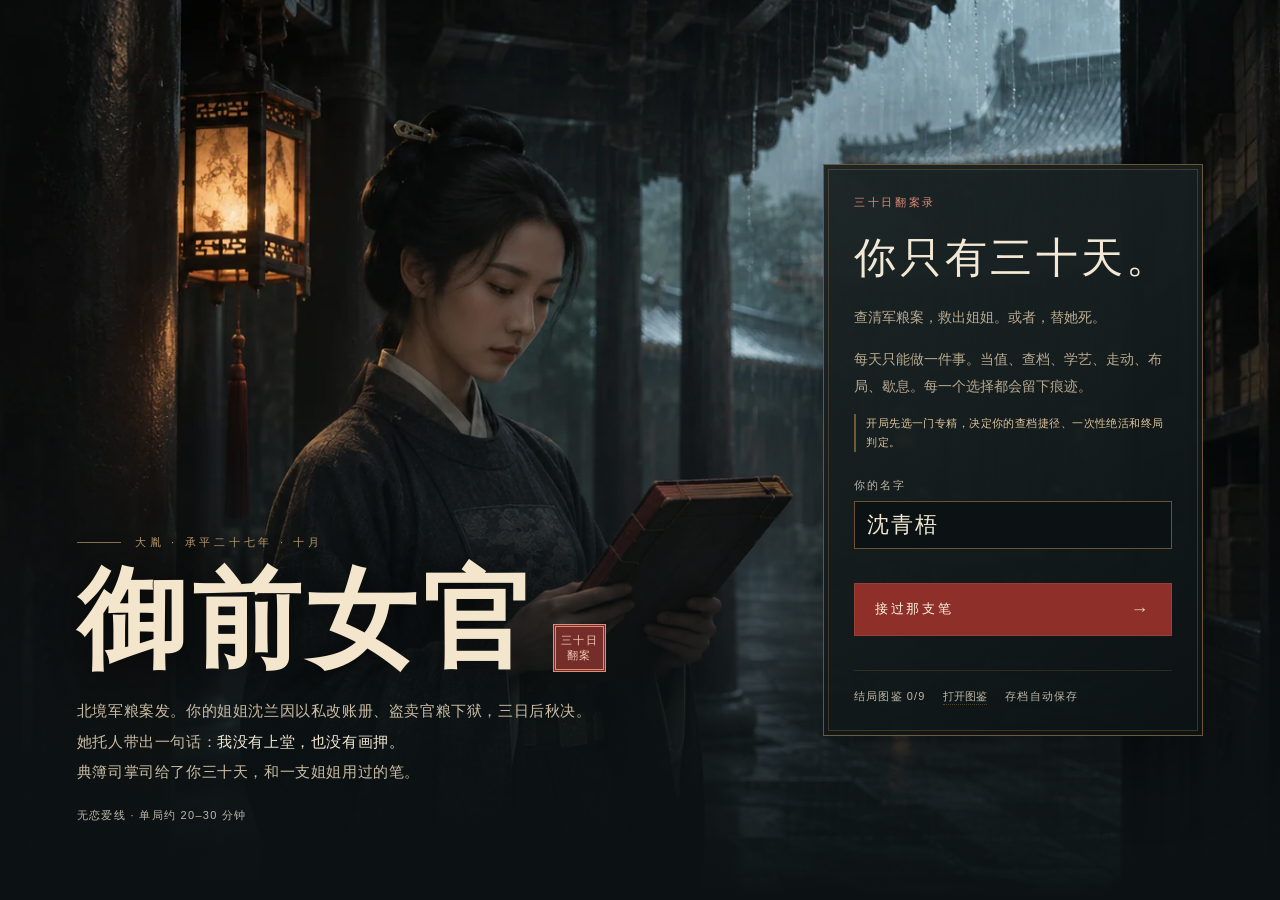
<file: index.html>
<!DOCTYPE html>
<html lang="zh-CN">
<head>
  <meta charset="UTF-8">
  <meta name="viewport" content="width=device-width, initial-scale=1.0, viewport-fit=cover">
  <meta name="theme-color" content="#101719">
  <title>御前女官 · 三十日翻案录</title>
  <meta name="description" content="一个关于档案、权力与姐妹的古代文字游戏。三十日内，为姐姐翻案。">
  <link rel="icon" href="data:image/svg+xml,%3Csvg xmlns='http://www.w3.org/2000/svg' viewBox='0 0 64 64'%3E%3Crect width='64' height='64' fill='%2315110d'/%3E%3Crect x='8' y='8' width='48' height='48' fill='none' stroke='%23b64a3d' stroke-width='2'/%3E%3Ctext x='32' y='44' font-size='32' text-anchor='middle' fill='%23b64a3d'%3E%E5%A5%B3%3C/text%3E%3C/svg%3E">
  <link rel="stylesheet" href="style.css">
</head>
<body>
  <div id="app"></div>
  <div id="modal-root" class="modal-root" aria-live="polite"></div>
  <div id="toast" class="toast" role="status"></div>
  <script src="game.js"></script>
</body>
</html>
</file>
<file: style.css>
/* =========================================================
   御前女官 · 三十日翻案录
   视觉：雨夜、案纸、朱砂、旧铜
   ========================================================= */

:root {
  --ink: #101719;
  --archive-scene: url("assets/archive.webp");
  --ink-2: #172123;
  --ink-3: #213033;
  --paper: #f2e8d5;
  --paper-2: #e8dbc2;
  --paper-3: #dccbae;
  --gold: #b89a6c;
  --gold-soft: #dec49d;
  --gold-dim: #7c5f36;
  --red: #8e2f2a;
  --red-bright: #df8c77;
  --jade: #6f8172;
  --text: #2c2218;
  --muted: #beb8aa;
  --muted-dark: #6e5b46;
  --line: rgba(183, 138, 75, 0.28);
  --line-strong: rgba(183, 138, 75, 0.55);
  --shadow: 0 24px 70px rgba(0, 0, 0, 0.42);
  --serif: "Songti SC", "STSong", "Noto Serif SC", "Source Han Serif SC", "SimSun", serif;
  --sans: "PingFang SC", "Hiragino Sans GB", "Microsoft YaHei", sans-serif;
}

* {
  box-sizing: border-box;
}

html {
  background: var(--ink);
  scroll-behavior: smooth;
}

body {
  margin: 0;
  min-height: 100vh;
  color: var(--paper);
  font-family: var(--serif);
  background: #101719;
  -webkit-font-smoothing: antialiased;
}

body::before {
  content: "";
  position: fixed;
  inset: 0;
  pointer-events: none;
  z-index: 0;
  opacity: 0.22;
  background-image:
    repeating-linear-gradient(0deg, rgba(255, 255, 255, 0.018) 0 1px, transparent 1px 4px),
    repeating-linear-gradient(90deg, rgba(0, 0, 0, 0.03) 0 1px, transparent 1px 7px);
  mix-blend-mode: soft-light;
}

button,
input {
  font: inherit;
}

button {
  color: inherit;
}

::selection {
  background: rgba(142, 47, 42, 0.7);
  color: #fff7e8;
}

/* ---------- 通用纸张 ---------- */

.paper {
  position: relative;
  color: var(--text);
  background:
    linear-gradient(135deg, rgba(255, 255, 255, 0.42), transparent 34%),
    repeating-linear-gradient(0deg, rgba(92, 70, 40, 0.035) 0 1px, transparent 1px 4px),
    linear-gradient(180deg, #eee4d1 0%, #e0d1b5 100%);
  border: 1px solid rgba(112, 82, 43, 0.4);
  box-shadow: var(--shadow);
}

.paper::after {
  content: "";
  position: absolute;
  inset: 5px;
  border: 1px solid rgba(112, 82, 43, 0.16);
  pointer-events: none;
}

.paper-inner {
  position: relative;
  z-index: 1;
}

/* ---------- 封面 ---------- */

.start {
  position: relative;
  z-index: 1;
  min-height: 100svh;
  display: grid;
  grid-template-columns: minmax(0, 1fr) minmax(320px, 380px);
  gap: clamp(36px, 7vw, 112px);
  align-items: center;
  padding: clamp(28px, 6vw, 100px) max(6vw, calc((100vw - 1340px) / 2));
  background:
    linear-gradient(0deg, #0c1214 0%, rgba(12, 18, 20, 0.66) 27%, transparent 62%),
    url("assets/archivist.webp") center 34% / cover no-repeat;
}

.start-left {
  align-self: end;
  max-width: 600px;
  padding-top: clamp(180px, 39vh, 420px);
}

.kicker {
  display: flex;
  align-items: center;
  gap: 14px;
  color: var(--gold);
  font-family: var(--sans);
  font-size: 11px;
  letter-spacing: 0.34em;
}

.kicker::before {
  content: "";
  width: 44px;
  height: 1px;
  background: var(--gold);
  opacity: 0.7;
}

.title-wrap {
  display: flex;
  align-items: end;
  gap: 16px;
  margin: 14px 0 18px;
}

.start-title {
  margin: 0;
  color: #f4e6cd;
  font-size: clamp(64px, 8.5vw, 132px);
  font-weight: 800;
  line-height: 1.05;
  letter-spacing: 0.055em;
  text-shadow: 0 4px 34px #080909;
}

.title-seal {
  flex: none;
  margin-bottom: 6px;
  padding: 6px 5px;
  border: 3px double #dd8e79;
  color: #f6c8b7;
  font-size: 11px;
  line-height: 1.35;
  letter-spacing: 0.13em;
  text-align: center;
  background: #742d28;
}

.title-seal span {
  display: block;
}

.start-sub {
  margin: 0;
  max-width: 620px;
  color: #cbbda5;
  font-size: 15px;
  line-height: 2.05;
  letter-spacing: 0.04em;
}

.start-sub strong {
  color: var(--paper);
  font-weight: 500;
}

.start-foot {
  margin: 20px 0 0;
  color: var(--muted);
  font-family: var(--sans);
  font-size: 11px;
  letter-spacing: 0.12em;
}

.start-card {
  position: relative;
  padding: 30px;
  background: linear-gradient(145deg, rgba(27, 36, 37, 0.97), rgba(12, 18, 19, 0.96));
  border: 1px solid var(--line-strong);
  box-shadow: var(--shadow);
}

.start-card::after,
.side-panel::after {
  content: "";
  position: absolute;
  inset: 4px;
  border: 1px solid var(--line);
  pointer-events: none;
}

.start-card .btn-primary {
  width: 100%;
}

.start-card .card-kicker {
  color: var(--red-bright);
  font-family: var(--sans);
  font-size: 11px;
  letter-spacing: 0.24em;
  margin-bottom: 20px;
}

.start-card h2 {
  margin: 0 0 18px;
  font-size: clamp(28px, 3.4vw, 42px);
  font-weight: 500;
  letter-spacing: 0.08em;
}

.start-card p {
  margin: 0 0 14px;
  color: #b8a990;
  font-size: 14px;
  line-height: 1.95;
}

.name-field {
  display: block;
  margin: 26px 0 12px;
}

.name-field span {
  display: block;
  margin-bottom: 8px;
  color: var(--muted);
  font-family: var(--sans);
  font-size: 11px;
  letter-spacing: 0.18em;
}

.name-field input {
  width: 100%;
  padding: 10px 12px;
  color: var(--paper);
  background: #0c1214;
  border: 1px solid var(--line-strong);
  border-radius: 0;
  font-family: var(--serif);
  font-size: 22px;
  letter-spacing: 0.08em;
  outline: none;
}

.name-field input:focus {
  border-color: var(--red-bright);
}

.name-field input::placeholder {
  color: rgba(242, 232, 213, 0.25);
}

.btn-primary {
  display: inline-flex;
  align-items: center;
  justify-content: space-between;
  gap: 30px;
  min-width: 220px;
  margin-top: 22px;
  padding: 15px 20px;
  color: #fff5e2;
  background: var(--red);
  border: 1px solid rgba(255, 255, 255, 0.08);
  cursor: pointer;
  font-family: var(--sans);
  font-size: 13px;
  letter-spacing: 0.2em;
  transition: background 180ms ease, transform 180ms ease, box-shadow 180ms ease;
}

.btn-primary:hover {
  background: #a83a32;
  transform: translateY(-1px);
  box-shadow: 0 12px 30px rgba(142, 47, 42, 0.3);
}

.btn-primary:active {
  transform: translateY(0);
}

.btn-primary .arrow {
  font-family: var(--serif);
  font-size: 18px;
  opacity: 0.8;
}

.btn-ghost {
  display: inline-flex;
  align-items: center;
  gap: 10px;
  margin-top: 14px;
  padding: 10px 0;
  color: var(--gold-soft);
  background: transparent;
  border: 0;
  border-bottom: 1px solid transparent;
  cursor: pointer;
  font-family: var(--sans);
  font-size: 12px;
  letter-spacing: 0.12em;
  transition: color 160ms ease, border-color 160ms ease;
}

.btn-ghost:hover {
  color: var(--paper);
  border-bottom-color: var(--line-strong);
}

.start-meta {
  display: flex;
  flex-wrap: wrap;
  gap: 18px;
  margin-top: 34px;
  padding-top: 18px;
  border-top: 1px solid rgba(183, 138, 75, 0.18);
  color: var(--muted);
  font-family: var(--sans);
  font-size: 11px;
  letter-spacing: 0.1em;
}

.start-meta button {
  padding: 0;
  color: inherit;
  background: none;
  border: 0;
  border-bottom: 1px dotted rgba(183, 138, 75, 0.4);
  cursor: pointer;
}

.start-meta button:hover {
  color: var(--gold);
}

/* ---------- 游戏框架 ---------- */

body:has(.game-shell) {
  background:
    linear-gradient(180deg, rgba(12, 19, 21, 0.64), #101719 340px),
    var(--archive-scene) center top / 100% auto no-repeat,
    var(--ink);
}

.game-shell {
  position: relative;
  z-index: 1;
  max-width: 1240px;
  margin: 0 auto;
  padding: 22px 24px 80px;
}

.topbar {
  display: flex;
  align-items: flex-end;
  justify-content: space-between;
  gap: 20px;
  padding-bottom: 14px;
  border-bottom: 1px solid var(--line);
}

.brand {
  display: flex;
  align-items: baseline;
  gap: 14px;
}

.brand h1 {
  margin: 0;
  font-size: 22px;
  font-weight: 500;
  letter-spacing: 0.22em;
}

.brand span {
  color: var(--muted);
  font-family: var(--sans);
  font-size: 10px;
  letter-spacing: 0.18em;
}

.topmeta {
  display: flex;
  align-items: center;
  gap: 18px;
  color: var(--muted);
  font-family: var(--sans);
  font-size: 11px;
  letter-spacing: 0.08em;
  white-space: nowrap;
}

.topmeta b {
  color: var(--gold-soft);
  font-weight: 500;
}

.icon-btn {
  display: inline-grid;
  place-items: center;
  min-height: 36px;
  padding: 0 12px;
  color: var(--muted);
  background: transparent;
  border: 1px solid rgba(183, 138, 75, 0.25);
  cursor: pointer;
  transition: color 160ms ease, border-color 160ms ease;
}

.icon-btn:hover {
  color: var(--paper);
  border-color: var(--gold);
}

.case-summary {
  display: grid;
  grid-template-columns: minmax(0, 1.75fr) repeat(3, minmax(0, 1fr));
  margin: 18px 0;
  border: 1px solid var(--line);
  background: #141e20;
}

.deadline,
.case-metric {
  display: flex;
  align-items: baseline;
  flex-wrap: wrap;
  gap: 4px 9px;
  padding: 12px 16px;
  font-size: 13px;
  color: var(--muted);
}

.case-metric { border-left: 1px solid var(--line); }

.deadline b,
.case-metric b {
  color: var(--paper);
  font-size: 22px;
  font-weight: 600;
  font-variant-numeric: tabular-nums;
}

.deadline b,
.case-metric .danger { color: var(--red-bright); }
.case-metric small { font-size: 12px; color: var(--muted); }

.deadline-line {
  align-self: center;
  flex: 1 1 32px;
  height: 4px;
  background: #3e3d34;
}

.deadline-line i {
  display: block;
  height: 100%;
  background: var(--red-bright);
}

.game-grid {
  display: grid;
  grid-template-columns: minmax(0, 1fr) 344px;
  gap: 22px;
  align-items: start;
}

/* ---------- 叙事面板 ---------- */

.story-panel {
  padding: 28px 30px 24px;
  min-height: 250px;
}

.story-panel .panel-head {
  display: flex;
  align-items: baseline;
  justify-content: space-between;
  gap: 16px;
  padding-bottom: 13px;
  border-bottom: 1px solid rgba(112, 82, 43, 0.22);
}

.story-panel h2 {
  margin: 0;
  font-size: 13px;
  font-weight: 600;
  letter-spacing: 0.24em;
  color: var(--red);
}

.story-panel .date {
  color: var(--muted-dark);
  font-family: var(--sans);
  font-size: 10px;
  letter-spacing: 0.1em;
}

.day-flavor {
  margin: 20px 0 4px;
  color: #57452f;
  font-size: 16px;
  line-height: 2;
  letter-spacing: 0.03em;
}

.day-flavor::first-letter {
  font-size: 1.35em;
}

.log-scroll {
  max-height: none;
  overflow: visible;
  padding-right: 0;
  margin-top: 14px;
  scrollbar-width: thin;
  scrollbar-color: rgba(112, 82, 43, 0.3) transparent;
}

.log-scroll::-webkit-scrollbar {
  width: 5px;
}

.log-scroll::-webkit-scrollbar-thumb {
  background: rgba(112, 82, 43, 0.3);
}

.log-entry {
  padding: 12px 0 12px 16px;
  border-top: 1px dashed rgba(112, 82, 43, 0.2);
  border-left: 2px solid transparent;
  color: #463725;
  font-size: 14px;
  line-height: 1.9;
}

.log-entry:first-child {
  border-top: 0;
}

.log-entry .log-day {
  display: block;
  margin-bottom: 4px;
  color: var(--muted-dark);
  font-family: var(--sans);
  font-size: 11px;
  letter-spacing: 0.14em;
}

.log-entry.clue {
  border-left-color: var(--gold);
  background: rgba(183, 138, 75, 0.1);
  color: #322619;
}

.log-entry.danger {
  border-left-color: var(--red);
  background: rgba(142, 47, 42, 0.07);
  color: #5a2c26;
}

.log-entry.rank {
  border-left-color: var(--jade);
  background: rgba(111, 129, 114, 0.1);
}

.log-entry em {
  color: var(--red);
  font-style: normal;
  font-weight: 600;
}

.log-entry strong {
  color: var(--text);
  font-weight: 600;
}

/* ---------- 行动区 ---------- */

.actions-head {
  display: flex;
  align-items: baseline;
  justify-content: space-between;
  gap: 10px;
  margin: 24px 0 10px;
}

.actions-head h2 {
  margin: 0;
  font-size: 18px;
  letter-spacing: 0.14em;
}

.actions-head span { color: var(--muted); font-size: 12px; }

.actions {
  display: grid;
  grid-template-columns: repeat(3, minmax(0, 1fr));
  gap: 10px;
}

.action-card {
  position: relative;
  overflow: hidden;
  min-height: 112px;
  padding: 15px 15px 13px;
  text-align: left;
  color: var(--paper);
  background:
    linear-gradient(145deg, rgba(255, 255, 255, 0.035), transparent 45%),
    #172123;
  border: 1px solid rgba(183, 138, 75, 0.25);
  cursor: pointer;
  transition: border-color 180ms ease, transform 180ms ease, background 180ms ease;
}

.action-card:hover:not(:disabled) {
  border-color: rgba(183, 138, 75, 0.7);
  transform: translateY(-2px);
  background: #253233;
}

.action-card:active:not(:disabled) {
  transform: translateY(0);
}

.action-card:disabled {
  opacity: 0.42;
  cursor: not-allowed;
}

.action-card strong {
  display: block;
  margin-bottom: 6px;
  font-size: 17px;
  font-weight: 500;
  letter-spacing: 0.12em;
  color: #f0e2c9;
}

.action-card small {
  display: block;
  color: var(--muted);
  font-family: var(--sans);
  font-size: 12px;
  line-height: 1.55;
}

.action-card em {
  display: grid;
  gap: 3px;
  margin-top: 8px;
  padding-top: 6px;
  border-top: 1px solid var(--line);
  color: #b9cbbc;
  font-family: var(--sans);
  font-size: 12px;
  font-style: normal;
  line-height: 1.45;
}

.action-card .cost { color: #e3b199; }
.action-card.locked strong { color: var(--muted); }

/* ---------- 侧栏 ---------- */

.side-panel {
  padding: 18px 20px;
  margin-bottom: 14px;
  --red: #df8c77;
  --muted-dark: #beb8aa;
  color: var(--paper);
  border-color: var(--line);
  background: linear-gradient(145deg, #1b2628, #131d1f);
}

.side-head {
  display: flex;
  align-items: baseline;
  justify-content: space-between;
  gap: 12px;
  padding-bottom: 10px;
  border-bottom: 1px solid rgba(112, 82, 43, 0.2);
}

.side-head h3 {
  margin: 0;
  color: var(--red);
  font-size: 11px;
  font-weight: 600;
  letter-spacing: 0.22em;
}

.side-head span {
  color: var(--muted-dark);
  font-family: var(--sans);
  font-size: 9px;
  letter-spacing: 0.08em;
}

.rank-line {
  display: flex;
  align-items: center;
  justify-content: space-between;
  gap: 12px;
  padding: 15px 0 12px;
}

.rank-line strong {
  font-size: 23px;
  font-weight: 500;
  letter-spacing: 0.12em;
}

.rank-line .silver {
  color: var(--muted-dark);
  font-family: var(--sans);
  font-size: 11px;
}

.rank-line .silver b {
  color: var(--red);
  font-weight: 600;
}

.rank-track {
  display: flex;
  gap: 4px;
  margin-bottom: 6px;
}

.rank-track span {
  flex: 1;
  height: 3px;
  background: rgba(112, 82, 43, 0.18);
}

.rank-track span.on {
  background: var(--gold);
}

.rank-caption {
  color: var(--muted-dark);
  font-family: var(--sans);
  font-size: 10px;
  letter-spacing: 0.06em;
}

.rank-req {
  margin-top: 5px;
  color: var(--muted);
  font-family: var(--sans);
  font-size: 10.5px;
  letter-spacing: 0.02em;
  line-height: 1.6;
  opacity: 0.95;
}

.stats-list {
  margin-top: 14px;
}

.stat-row {
  display: grid;
  grid-template-columns: minmax(0, 1fr) auto;
  align-items: baseline;
  gap: 4px 12px;
  margin: 9px 0;
}

.stat-row .label {
  color: #d8cdb8;
  font-size: 12px;
  letter-spacing: 0.08em;
}

.stat-row .value {
  color: var(--paper);
  font: 600 14px/1.2 var(--sans);
  font-variant-numeric: tabular-nums;
}

.stat-row small {
  margin-left: 5px;
  color: var(--muted);
  font: 10px var(--sans);
}

.stat-row.warn .label small { color: var(--red); }

.bar {
  position: relative;
  grid-column: 1 / -1;
  height: 5px;
  background: #3a4545;
}

.bar-threshold {
  position: absolute;
  top: -2px;
  bottom: -2px;
  width: 1px;
  background: #e8d8b9;
}

.bar i {
  display: block;
  height: 100%;
  background: linear-gradient(90deg, #8e6a39, var(--gold));
  transition: width 320ms ease;
}

.bar.blue i {
  background: linear-gradient(90deg, #4f6d75, #7d9aa0);
}

.bar.red i {
  background: linear-gradient(90deg, #7e2a24, var(--red-bright));
}

.bar.green i {
  background: linear-gradient(90deg, #506b56, #86a08a);
}

.stat-row.warn .value {
  color: var(--red);
}

/* 卷宗 */

.dossier-count {
  color: var(--red);
  font-family: var(--sans);
  font-size: 10px;
  letter-spacing: 0.1em;
}

.clue-list {
  margin-top: 10px;
}

.clue-item {
  display: grid;
  grid-template-columns: 20px minmax(0, 1fr);
  gap: 8px;
  padding: 9px 0;
  border-top: 1px solid var(--line);
}

.clue-item:first-child {
  border-top: 0;
}

.clue-item .mark {
  color: #a9977b;
  font-family: var(--sans);
  font-size: 10px;
  line-height: 1.6;
}

.clue-item.known .mark {
  color: var(--red);
}

.clue-item .clue-title {
  display: block;
  color: var(--muted);
  font-size: 12px;
  line-height: 1.55;
}

.clue-item.known .clue-title {
  color: var(--paper);
  font-weight: 600;
}

.clue-item .clue-sub {
  display: block;
  margin-top: 2px;
  color: var(--muted);
  font-family: var(--sans);
  font-size: 9px;
  line-height: 1.5;
}

.clue-item.known {
  width: 100%;
  border: 0;
  border-top: 1px solid var(--line);
  color: inherit;
  background: transparent;
  text-align: left;
  cursor: pointer;
}

.clue-item.known:hover { background: rgba(183, 138, 75, 0.1); }

.evidence-track {
  display: grid;
  grid-template-columns: repeat(6, 1fr);
  gap: 5px;
  margin-top: 13px;
}

.evidence-track i { height: 5px; background: #3a4545; }
.evidence-track .on { background: var(--gold-soft); }
.evidence-track i:nth-child(5) { outline: 1px solid var(--gold); }
.evidence-goal { margin-top: 8px; color: var(--muted); font: 11px var(--sans); }

.clue-item.known:hover .clue-title {
  color: var(--red);
}

/* 关系 */

.relation-row {
  display: grid;
  grid-template-columns: minmax(80px, 1fr) auto 34px;
  align-items: center;
  gap: 8px;
  padding: 8px 0;
  border-top: 1px dashed rgba(112, 82, 43, 0.16);
}

.relation-row:first-child {
  border-top: 0;
}

.relation-row .name {
  color: var(--paper);
  font-size: 12px;
}

.relation-row .role {
  color: var(--muted);
  font-family: var(--sans);
  font-size: 8px;
}

.relation-row .level {
  color: var(--muted-dark);
  font-family: var(--sans);
  font-size: 9px;
  text-align: right;
}

.relation-pips {
  display: flex;
  gap: 3px;
}

.relation-pips i {
  width: 9px;
  height: 9px;
  border: 1px solid rgba(112, 82, 43, 0.3);
  transform: rotate(45deg);
}

.relation-pips i.on {
  background: var(--red);
  border-color: var(--red);
}

.tip-box {
  margin-top: 10px;
  padding: 10px 12px;
  color: #e1ceb0;
  background: rgba(183, 138, 75, 0.1);
  border-left: 2px solid var(--gold);
  font-family: var(--sans);
  font-size: 10px;
  line-height: 1.7;
}

/* ---------- 弹窗 ---------- */

.modal-root {
  position: fixed;
  inset: 0;
  z-index: 100;
  display: none;
  place-items: center;
  padding: 22px;
  background: rgba(8, 13, 15, 0.8);
  backdrop-filter: blur(5px);
}

.modal-root.open {
  display: grid;
  animation: fadeIn 180ms ease both;
}

.modal-card {
  position: relative;
  width: min(640px, 100%);
  max-height: 88dvh;
  overflow-y: auto;
  padding: 34px 36px 30px;
  color: var(--text);
  background:
    linear-gradient(135deg, rgba(255, 255, 255, 0.45), transparent 34%),
    repeating-linear-gradient(0deg, rgba(92, 70, 40, 0.035) 0 1px, transparent 1px 4px),
    linear-gradient(180deg, #eee4d1 0%, #ecdfc6 100%);
  border: 1px solid rgba(112, 82, 43, 0.5);
  box-shadow: 0 34px 100px rgba(0, 0, 0, 0.6);
  animation: riseIn 220ms ease both;
  scrollbar-width: thin;
}

.modal-card::before {
  content: "";
  position: absolute;
  inset: 6px;
  border: 1px solid rgba(112, 82, 43, 0.18);
  pointer-events: none;
}

.modal-card .modal-kicker {
  position: relative;
  z-index: 1;
  color: var(--red);
  font-family: var(--sans);
  font-size: 9px;
  letter-spacing: 0.24em;
}

.modal-card h2 {
  position: relative;
  z-index: 1;
  margin: 12px 0 18px;
  color: #241a11;
  font-size: clamp(24px, 3.6vw, 34px);
  font-weight: 500;
  letter-spacing: 0.1em;
  line-height: 1.35;
}

.modal-card p {
  position: relative;
  z-index: 1;
  margin: 0 0 12px;
  color: #4d3b27;
  font-size: 14px;
  line-height: 1.95;
  letter-spacing: 0.02em;
}

.modal-card p.quote {
  padding-left: 14px;
  border-left: 2px solid var(--red);
  color: #6a3a31;
  font-style: italic;
}

.modal-choices {
  position: relative;
  z-index: 1;
  display: grid;
  gap: 8px;
  margin-top: 24px;
}

.choice-btn {
  display: flex;
  align-items: center;
  justify-content: space-between;
  gap: 18px;
  width: 100%;
  padding: 13px 15px;
  color: #3b2b1b;
  text-align: left;
  background: rgba(255, 255, 255, 0.18);
  border: 1px solid rgba(112, 82, 43, 0.28);
  cursor: pointer;
  font-size: 13px;
  line-height: 1.5;
  transition: background 160ms ease, border-color 160ms ease, transform 160ms ease;
}

.choice-btn:hover {
  background: rgba(183, 138, 75, 0.16);
  border-color: var(--red);
  transform: translateX(3px);
}

.choice-btn .choice-arrow {
  color: var(--red);
  font-family: var(--serif);
  font-size: 16px;
  opacity: 0.7;
}

.choice-btn small {
  display: block;
  margin-top: 3px;
  color: #69543b;
  font-family: var(--sans);
  font-size: 12px;
  line-height: 1.5;
}

.choice-btn.disabled,
.choice-btn:disabled {
  opacity: 0.7;
  cursor: not-allowed;
  transform: none;
}

.modal-note {
  position: relative;
  z-index: 1;
  margin-top: 18px;
  padding-top: 12px;
  border-top: 1px solid rgba(112, 82, 43, 0.2);
  color: #69543b;
  font-family: var(--sans);
  font-size: 12px;
  line-height: 1.7;
}

/* ---------- 结局 ---------- */

.ending-screen {
  position: relative;
  z-index: 1;
  min-height: 100vh;
  display: grid;
  place-items: center;
  padding: 54px 22px;
  background:
    linear-gradient(180deg, rgba(8, 14, 16, 0.67), rgba(8, 14, 16, 0.48) 45%, #101719),
    var(--archive-scene) center top / cover no-repeat;
}

.ending-wrap {
  width: min(780px, 100%);
  text-align: center;
}

.ending-kicker {
  color: var(--gold);
  font-family: var(--sans);
  font-size: 10px;
  letter-spacing: 0.36em;
}

.ending-title {
  margin: 16px 0 6px;
  color: #f2e5ce;
  font-size: clamp(46px, 8vw, 86px);
  font-weight: 400;
  letter-spacing: 0.14em;
  line-height: 1.2;
}

.ending-sub {
  color: var(--red-bright);
  font-size: 15px;
  letter-spacing: 0.18em;
}

.ending-rule {
  width: 1px;
  height: 22px;
  margin: 18px auto;
  background: linear-gradient(180deg, transparent, var(--gold), transparent);
}

.ending-body {
  max-width: 640px;
  margin: 0 auto;
  padding: 28px 32px;
  text-align: left;
}

.ending-body p {
  margin: 0 0 14px;
  color: #4a3926;
  font-size: 14px;
  line-height: 2.1;
}

.ending-body p:last-child {
  margin-bottom: 0;
}

.ending-body .last-line {
  margin-top: 18px;
  padding-top: 14px;
  border-top: 1px dashed rgba(112, 82, 43, 0.28);
  color: var(--red);
  font-style: italic;
}

.ending-stats {
  display: flex;
  flex-wrap: wrap;
  justify-content: center;
  gap: 10px 22px;
  margin: 24px 0 4px;
  color: var(--muted);
  font-family: var(--sans);
  font-size: 10px;
  letter-spacing: 0.08em;
}

.ending-stats b {
  color: var(--gold-soft);
  font-weight: 500;
}

.ending-actions {
  display: flex;
  flex-wrap: wrap;
  justify-content: center;
  gap: 12px;
  margin-top: 28px;
}

.ending-actions .btn-primary {
  margin-top: 0;
}

.ending-actions .btn-ghost {
  margin-top: 0;
  padding: 12px 18px;
  border: 1px solid rgba(183, 138, 75, 0.28);
}

.ending-collection {
  margin-top: 18px;
  color: var(--muted-dark);
  font-family: var(--sans);
  font-size: 10px;
  letter-spacing: 0.08em;
}

/* ---------- 图鉴 ---------- */

.gallery-grid {
  display: grid;
  grid-template-columns: 1fr 1fr;
  gap: 8px;
  margin-top: 16px;
}

.gallery-item {
  padding: 10px 12px;
  border: 1px solid rgba(112, 82, 43, 0.24);
  background: rgba(255, 255, 255, 0.12);
}

.gallery-item .g-title {
  color: #3e2e1d;
  font-size: 13px;
  letter-spacing: 0.06em;
}

.gallery-item .g-sub {
  margin-top: 3px;
  color: #927d61;
  font-family: var(--sans);
  font-size: 8px;
  line-height: 1.5;
}

.gallery-item.locked {
  opacity: 0.42;
}

.gallery-item.locked .g-title {
  color: #6e5b46;
}

/* ---------- 提示 ---------- */

.toast {
  position: fixed;
  left: 50%;
  bottom: 26px;
  z-index: 200;
  max-width: min(90vw, 460px);
  padding: 10px 16px;
  color: #f5e8d1;
  background: rgba(30, 23, 17, 0.96);
  border: 1px solid rgba(183, 138, 75, 0.4);
  box-shadow: 0 10px 30px rgba(0, 0, 0, 0.4);
  font-family: var(--sans);
  font-size: 11px;
  line-height: 1.6;
  letter-spacing: 0.04em;
  opacity: 0;
  transform: translate(-50%, 10px);
  pointer-events: none;
  transition: opacity 180ms ease, transform 180ms ease;
}

.toast.show {
  opacity: 1;
  transform: translate(-50%, 0);
}

/* ---------- 动画 ---------- */

@keyframes fadeIn {
  from { opacity: 0; }
  to { opacity: 1; }
}

@keyframes riseIn {
  from { opacity: 0; transform: translateY(14px) scale(0.99); }
  to { opacity: 1; transform: translateY(0) scale(1); }
}

@keyframes softPulse {
  0%, 100% { opacity: 0.55; }
  50% { opacity: 1; }
}


/* ---------- 信息优先级：身份 / 考功 / 人情 / 复盘 ---------- */

.exam-list {
  margin-top: 9px;
  display: grid;
  gap: 4px;
}

.exam-row {
  display: grid;
  grid-template-columns: minmax(0, 1fr) auto 12px;
  align-items: baseline;
  gap: 8px;
  color: var(--muted-dark);
  font-family: var(--sans);
  font-size: 10px;
  letter-spacing: 0.04em;
}

.exam-row span { white-space: nowrap; }
.exam-row b { color: var(--paper); font-weight: 500; font-size: 11px; }
.exam-row b small { color: var(--muted); font-size: 9px; font-weight: 400; }
.exam-row em { font-style: normal; text-align: right; }
.exam-row.ok em { color: #9fc0a3; }
.exam-row.bad em { color: #df8c77; }
.exam-row.bad b { color: #e3a08d; }

.evidence-goal.ok { color: #a8c7a9; }
.evidence-goal.warn { color: #d9b26a; }

.evidence-checks {
  display: grid;
  gap: 3px;
  margin-top: 6px;
  font-family: var(--sans);
  font-size: 9.5px;
  letter-spacing: 0.02em;
  line-height: 1.55;
}

.evidence-checks .ok { color: #a8c7a9; }
.evidence-checks .bad { color: #c79280; }

.log-more {
  display: flex;
  align-items: center;
  justify-content: space-between;
  gap: 10px;
  width: 100%;
  margin-top: 10px;
  padding: 9px 0 2px;
  border: 0;
  border-top: 1px dashed rgba(112, 82, 43, 0.22);
  color: #6f522f;
  background: transparent;
  font-family: var(--sans);
  font-size: 10px;
  letter-spacing: 0.08em;
  text-align: left;
  cursor: pointer;
}

.log-more:hover { color: #9a2f1f; }
.log-more span { color: #9b7c54; }

.log-modal-list {
  max-height: 58vh;
  overflow-y: auto;
  padding-right: 8px;
  margin-top: 4px;
}

.bond-strip {
  display: flex;
  align-items: stretch;
  margin-top: 14px;
  border: 1px solid var(--line);
  background: rgba(19, 29, 31, 0.82);
}

.bond-strip-title {
  display: flex;
  align-items: center;
  padding: 0 14px;
  color: var(--red);
  font-family: var(--sans);
  font-size: 9px;
  letter-spacing: 0.22em;
  white-space: nowrap;
}

.bond-chip {
  flex: 1;
  display: flex;
  align-items: center;
  justify-content: flex-start;
  gap: 10px;
  min-width: 0;
  padding: 10px 12px;
  border: 0;
  border-left: 1px solid rgba(112, 82, 43, 0.18);
  color: var(--paper);
  background: transparent;
  font-family: var(--sans);
  cursor: pointer;
  text-align: left;
}

.bond-chip:hover { background: rgba(183, 138, 75, 0.09); }
.bond-chip:hover .bond-name { color: var(--red); }
.bond-name { font-size: 11px; white-space: nowrap; }
.bond-chip b { margin-left: auto; color: var(--muted-dark); font-size: 9px; font-weight: 400; white-space: nowrap; }

.bond-pips { display: flex; gap: 2px; flex: 0 1 auto; }
.bond-pips i {
  width: 7px;
  height: 7px;
  border: 1px solid rgba(112, 82, 43, 0.3);
  transform: rotate(45deg);
}
.bond-pips i.on { background: var(--red); border-color: var(--red); }

.ending-review {
  max-width: 640px;
  margin: 18px auto 0;
  padding: 14px 18px 13px;
  border-top: 1px dashed rgba(112, 82, 43, 0.32);
  border-bottom: 0;
  background: transparent;
}

.review-head {
  margin-bottom: 9px;
  color: #9a2f1f;
  font-family: var(--sans);
  font-size: 9.5px;
  letter-spacing: 0.22em;
}

.review-grid {
  display: flex;
  flex-wrap: wrap;
  gap: 6px 16px;
}

.review-item {
  color: #6b563d;
  font-family: var(--sans);
  font-size: 10.5px;
  letter-spacing: 0.04em;
}

.review-item b { margin-left: 5px; color: #3f2c1c; font-weight: 600; }
.review-item.ok b { color: #3f6b4a; }
.review-item.bad b { color: #9a2f1f; }

.review-hint {
  margin: 10px 0 0;
  color: #5d4a35;
  font-size: 12px;
  line-height: 1.8;
}

/* ---------- 响应式 ---------- */

button:focus-visible,
.log-scroll:focus-visible {
  outline: 2px solid #b17a47;
  outline-offset: 3px;
}

@media (max-width: 980px) {
  .start {
    gap: 26px;
    padding-inline: 24px;
  }

  .game-grid { grid-template-columns: 1fr; }
  .side-panel { margin-bottom: 0; }

  .game-grid .side-col {
    display: grid;
    grid-template-columns: 1fr 1fr;
    gap: 12px;
    align-items: start;
  }
}

@media (max-width: 760px) {
  .start {
    grid-template-columns: minmax(0, 1fr);
    align-content: start;
    gap: 24px;
    padding: 24px 20px 38px;
    background:
      linear-gradient(180deg, transparent 110px, rgba(16, 23, 25, 0.22) 230px, #101719 480px),
      url("assets/archivist.webp") 40% top / auto 540px no-repeat,
      #101719;
  }

  .start-left { padding-top: clamp(154px, 46vw, 280px); }
  .title-wrap { margin: 10px 0 14px; }
  .start-title { font-size: clamp(43px, 14vw, 78px); }
  .title-seal { margin-bottom: 2px; }
  .start-sub { font-size: 14px; line-height: 1.65; }
  .start-foot { margin-top: 12px; }
  .start-card { padding: 24px; }
  .start-card h2 { margin-bottom: 12px; }
  .start-card .card-kicker { margin-bottom: 12px; }
  .start-card p { margin-bottom: 10px; line-height: 1.7; }
  .start-card .btn-primary { margin-top: 12px; }
  .name-field { margin-top: 16px; }
}

@media (max-width: 680px) {
  .case-summary { grid-template-columns: repeat(3, minmax(0, 1fr)); }
  .deadline { grid-column: 1 / -1; border-bottom: 1px solid var(--line); }
  .case-metric:nth-child(2) { border-left: 0; }
  .deadline, .case-metric { padding: 8px 10px; }
  .case-metric b { font-size: 19px; }

  .game-shell {
    padding: 16px 14px 64px;
  }

  .topbar {
    align-items: center;
    flex-wrap: wrap;
    gap: 10px;
  }

  .brand h1 { font-size: 19px; letter-spacing: 0.1em; }
  .brand span { display: none; }

  .topmeta {
    flex-wrap: wrap;
    gap: 10px 14px;
  }

  .story-panel {
    min-height: 0;
    padding: 18px 16px;
  }

  .log-scroll { max-height: none; overflow: visible; }

  .actions {
    grid-template-columns: 1fr 1fr;
  }

  .action-card {
    min-height: 104px;
    padding: 13px;
  }

  .action-card strong {
    font-size: 15px;
  }

  .game-grid .side-col {
    grid-template-columns: 1fr;
  }

  .modal-card {
    padding: 20px 18px 18px;
  }

  .modal-card h2 {
    margin: 10px 0 14px;
    font-size: 22px;
  }

  .modal-card p {
    margin-bottom: 10px;
    font-size: 13.5px;
    line-height: 1.8;
  }

  .modal-choices {
    gap: 6px;
    margin-top: 16px;
  }

  .choice-btn {
    padding: 11px 13px;
  }

  .choice-btn small {
    font-size: 10.5px;
    line-height: 1.6;
  }

  .ending-body {
    padding: 22px 20px;
  }

  .gallery-grid {
    grid-template-columns: 1fr;
  }

}

@media (prefers-reduced-motion: reduce) {
  *,
  *::before,
  *::after {
    animation-duration: 0.01ms !important;
    transition-duration: 0.01ms !important;
    scroll-behavior: auto !important;
  }
}

@media (max-width: 680px) {
  .brand h1 { font-size: 18px; }
  .brand span { display: block; font-size: 9px; letter-spacing: 0.08em; }
  .brand { gap: 9px; }

  .bond-strip {
    display: grid;
    grid-template-columns: 1fr 1fr;
  }

  .bond-strip-title {
    grid-column: 1 / -1;
    padding: 7px 10px;
    border-bottom: 1px solid rgba(112, 82, 43, 0.18);
  }

  .bond-chip {
    padding: 8px 10px;
    border-left: 0;
    border-top: 1px solid rgba(112, 82, 43, 0.14);
  }

  .bond-chip:nth-child(odd) { border-right: 1px solid rgba(112, 82, 43, 0.14); }
  .bond-pips i { width: 6px; height: 6px; }

  .ending-review { margin-inline: 0; padding: 14px 0 0; }
  .review-grid { gap: 5px 12px; }
  .log-modal-list { max-height: 56vh; }
}

.log-modal-meta {
  margin: 2px 0 4px;
  color: #9b7c54;
  font-family: var(--sans);
  font-size: 9px;
  letter-spacing: 0.06em;
}


@media (max-width: 680px) {
  .log-entry:nth-child(n+3) { display: none; }
}

.review-cond {
  margin: 8px 0 0;
  color: #6b563d;
  font-family: var(--sans);
  font-size: 10.5px;
  line-height: 1.7;
}

.spec-badge {
  display: inline-flex;
  align-items: center;
  gap: 6px;
  min-height: 32px;
  padding: 0 9px;
  color: var(--gold-soft);
  background: rgba(183, 138, 75, 0.08);
  border: 1px solid rgba(183, 138, 75, 0.4);
  cursor: pointer;
  font-family: var(--sans);
  font-size: 10px;
  letter-spacing: 0.1em;
  transition: border-color 160ms ease, background 160ms ease;
}

.spec-badge span {
  color: var(--muted);
  font-size: 9px;
  letter-spacing: 0.16em;
}

.spec-badge:hover {
  background: rgba(183, 138, 75, 0.18);
  border-color: var(--gold-soft);
}

.spec-badge.used {
  opacity: 0.62;
}

@media (max-width: 680px) {
  .spec-badge {
    min-height: 30px;
    padding: 0 6px;
    gap: 3px;
    font-size: 9px;
    letter-spacing: 0.04em;
  }
  .spec-badge span {
    display: inline;
    font-size: 8px;
    letter-spacing: 0.08em;
  }
}

.start-note {
  margin-top: -2px;
  padding-left: 10px;
  color: var(--gold-soft) !important;
  border-left: 2px solid rgba(183, 138, 75, 0.55);
  font-size: 11px !important;
  line-height: 1.7 !important;
  letter-spacing: 0.04em;
}

/* 七选一终局：压缩选项高度，保证桌面一屏可读 */
.modal-choices.dense {
  gap: 8px;
}

.modal-choices.dense .choice-btn {
  padding: 10px 14px;
}

.modal-choices.dense .choice-btn small {
  margin-top: 2px;
  font-size: 11.5px;
}

@media (min-width: 760px) {
  .modal-choices.dense .choice-btn small {
    display: none;
  }
}

.modal-card.dense-card {
  max-height: 93vh;
}

.modal-scroll-cue {
  position: relative;
  z-index: 1;
  margin-top: 12px;
  color: var(--red);
  font-family: var(--sans);
  font-size: 10.5px;
  letter-spacing: 0.08em;
}

.log-entry.festival {
  border-left-color: #b78a4b;
  background: rgba(183, 138, 75, 0.13);
  color: #44311c;
}
</file>
